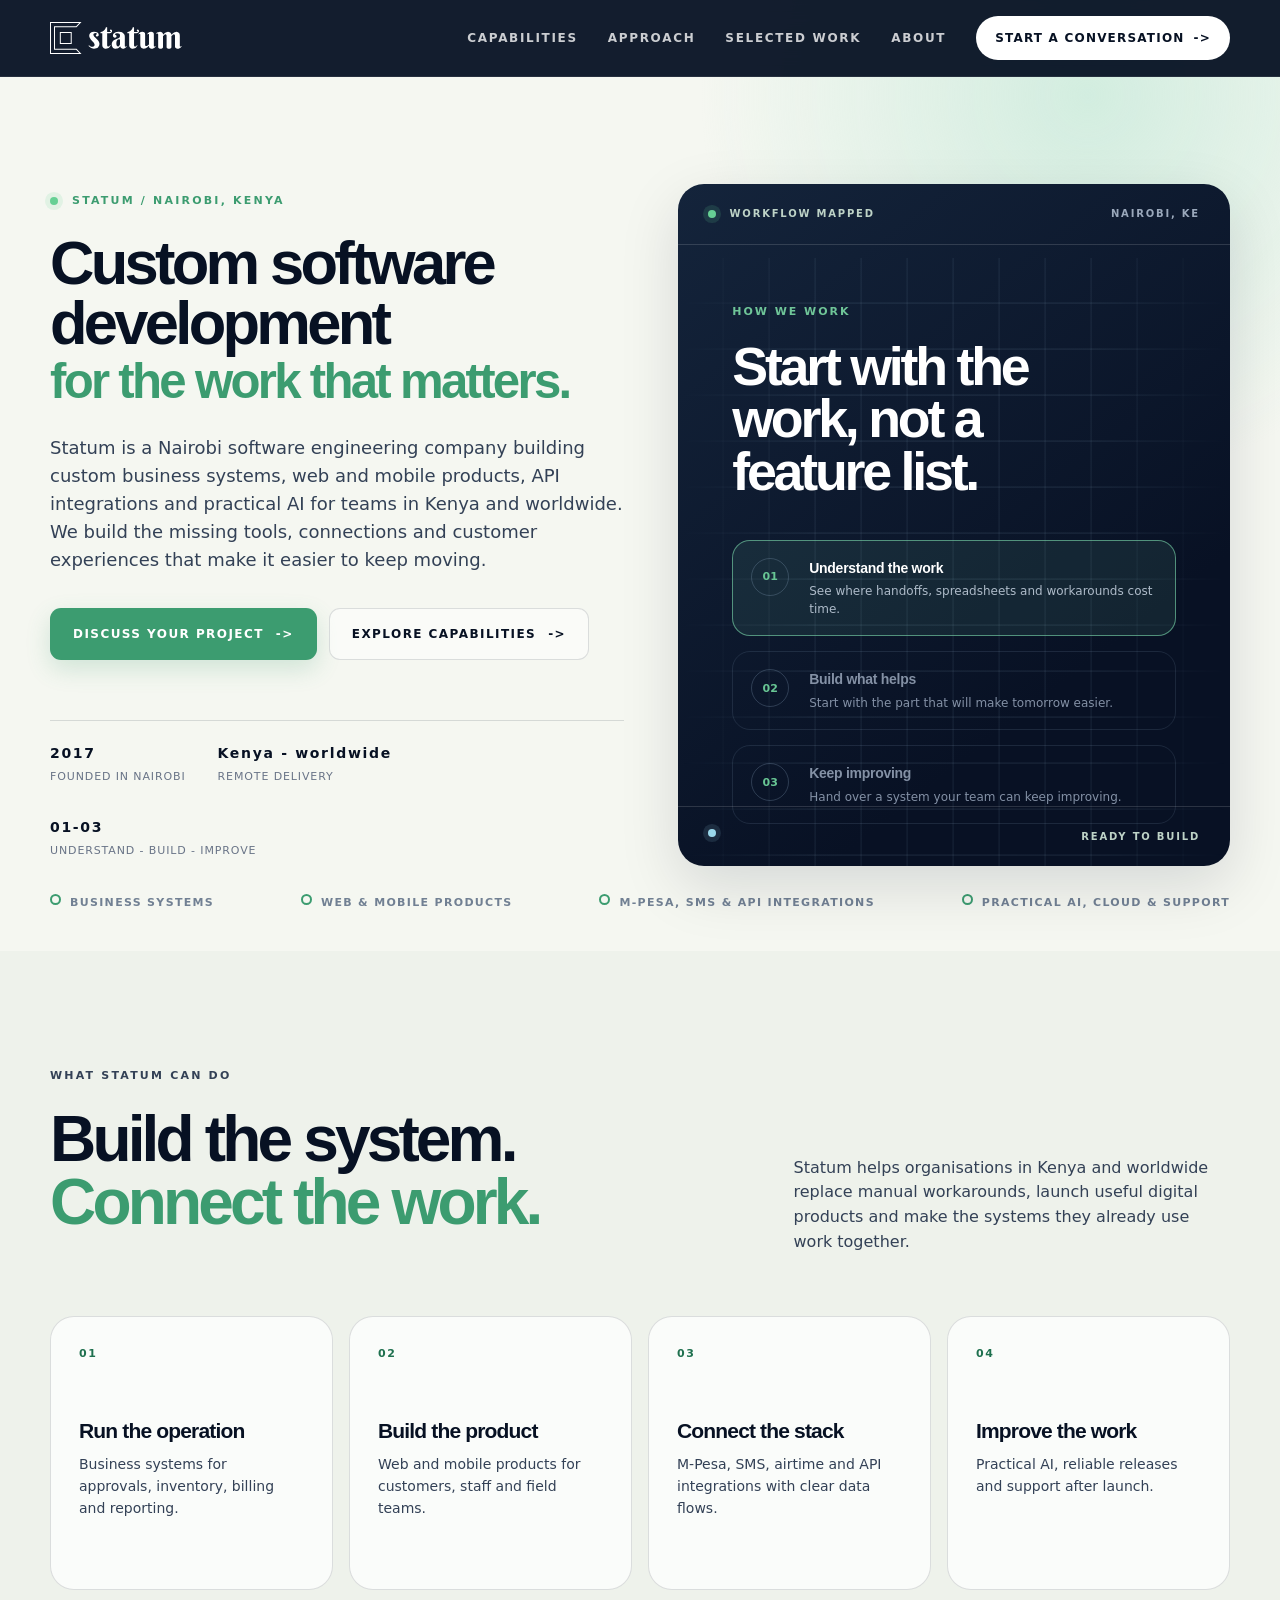
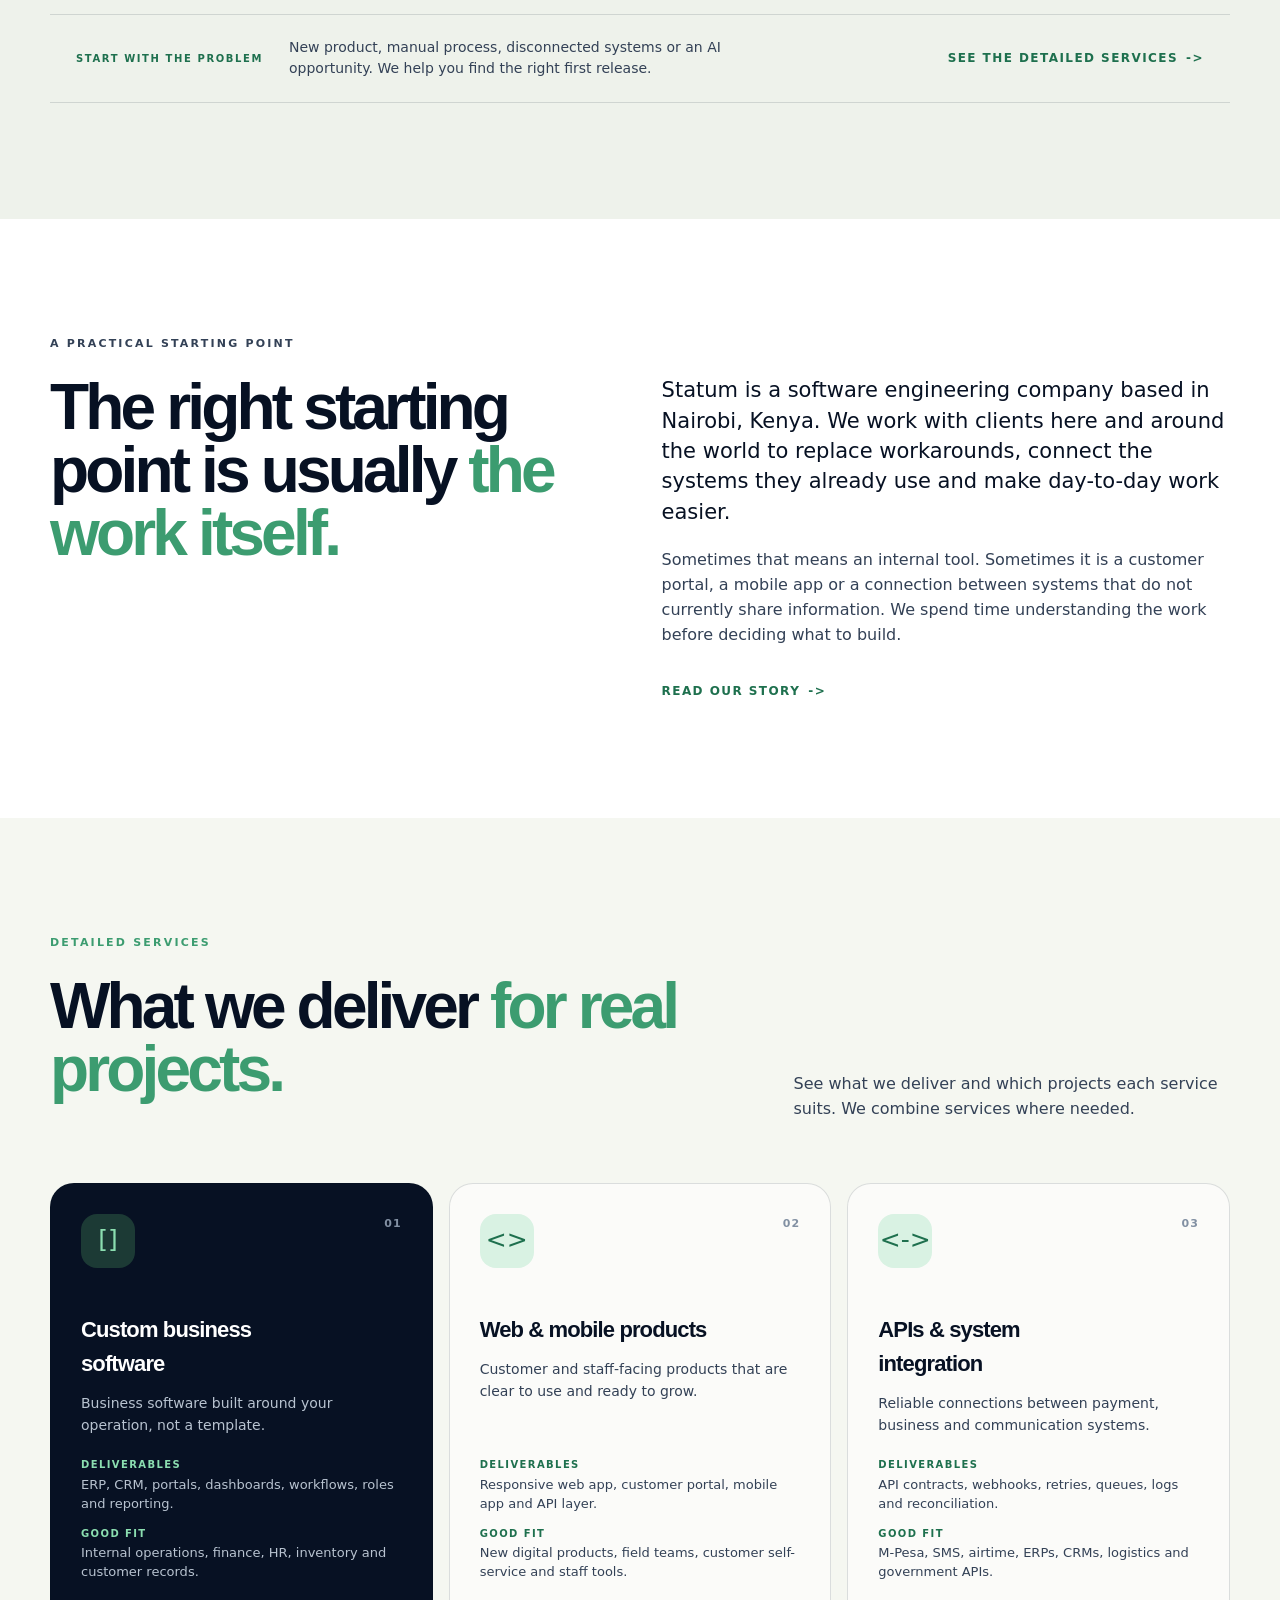
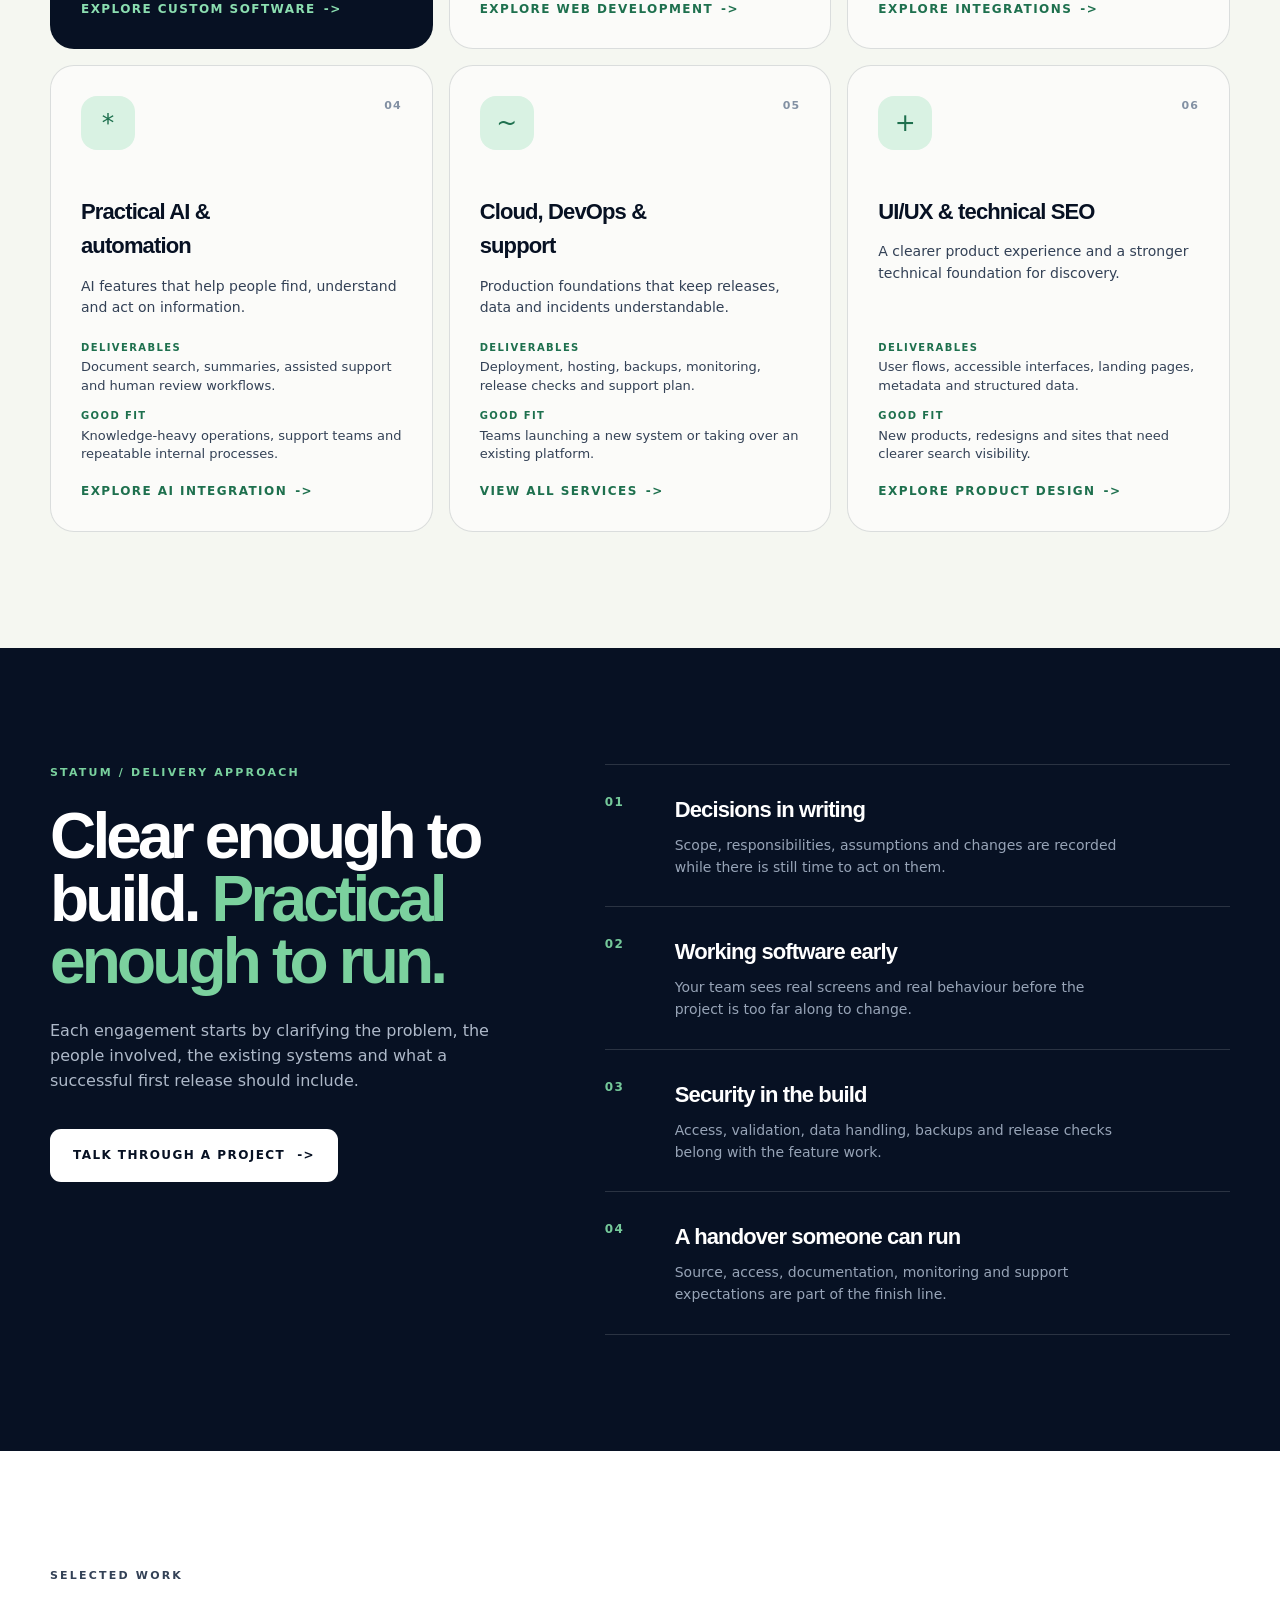
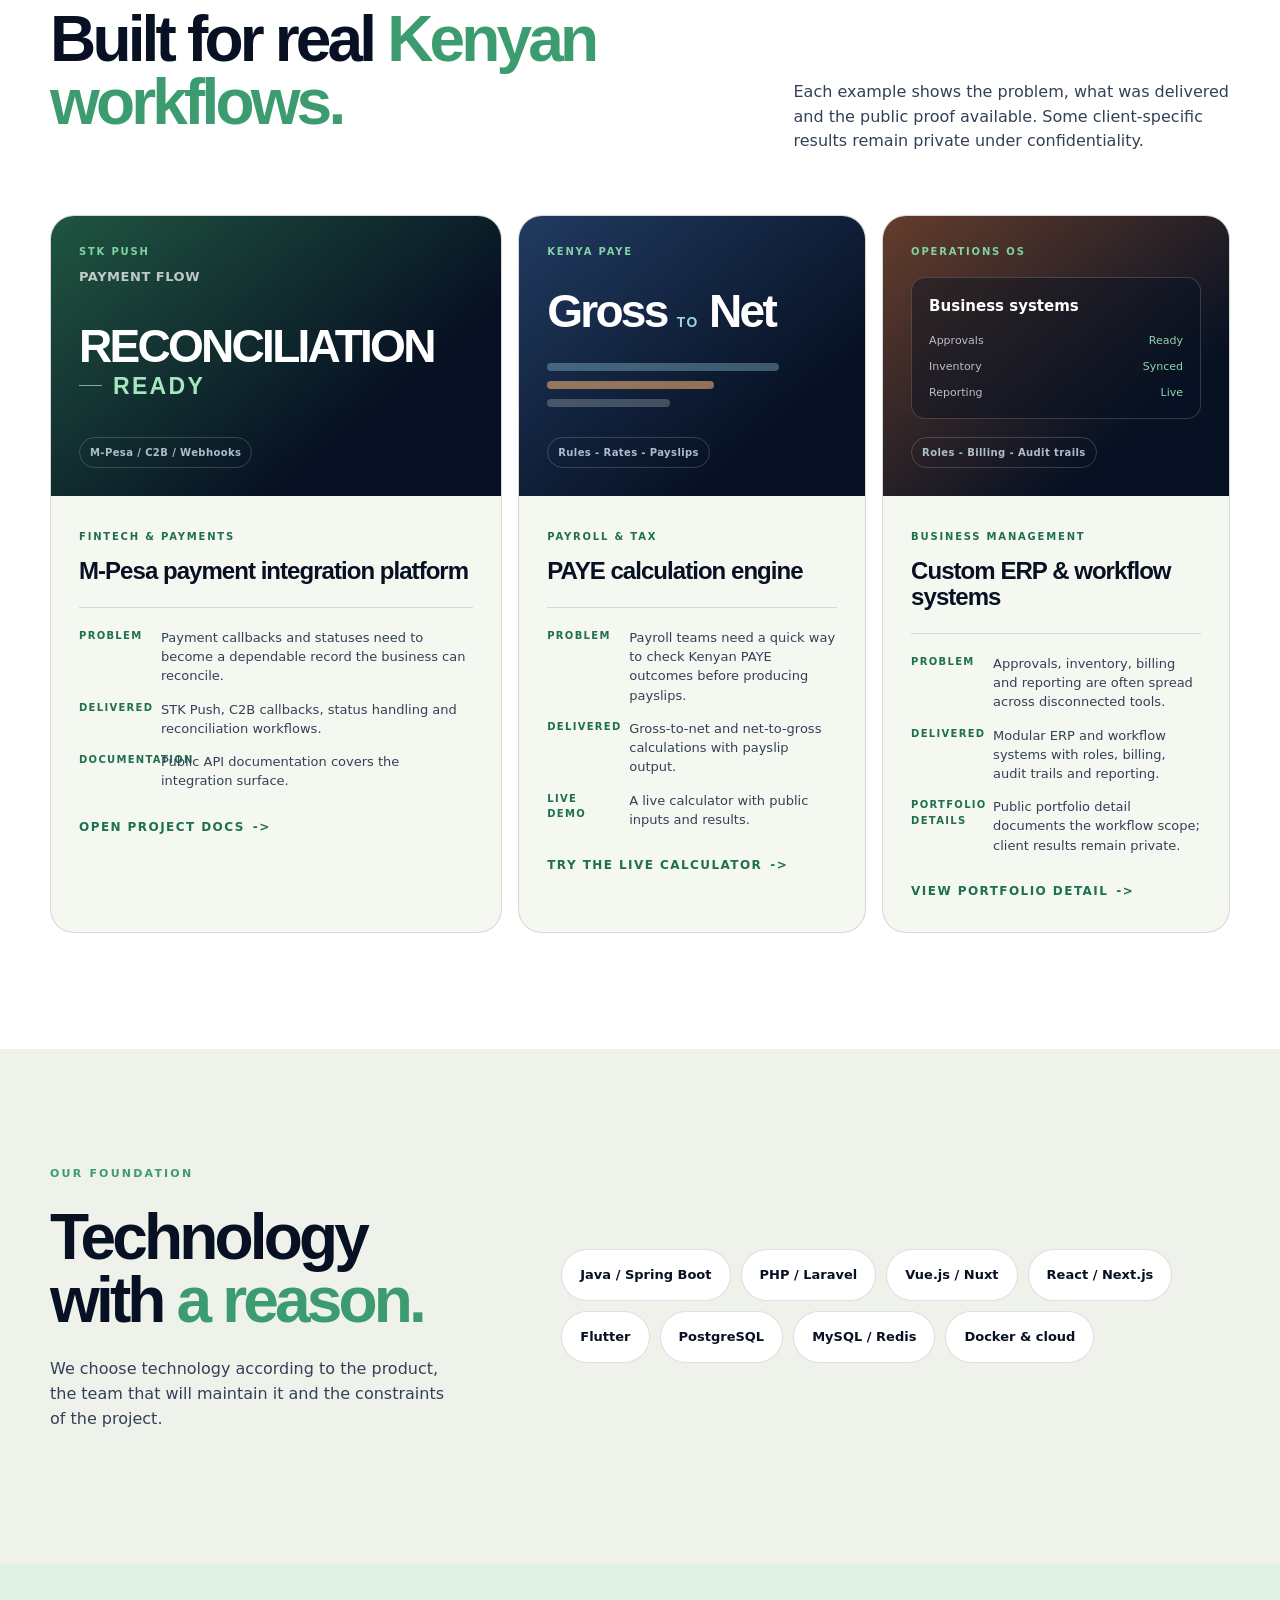
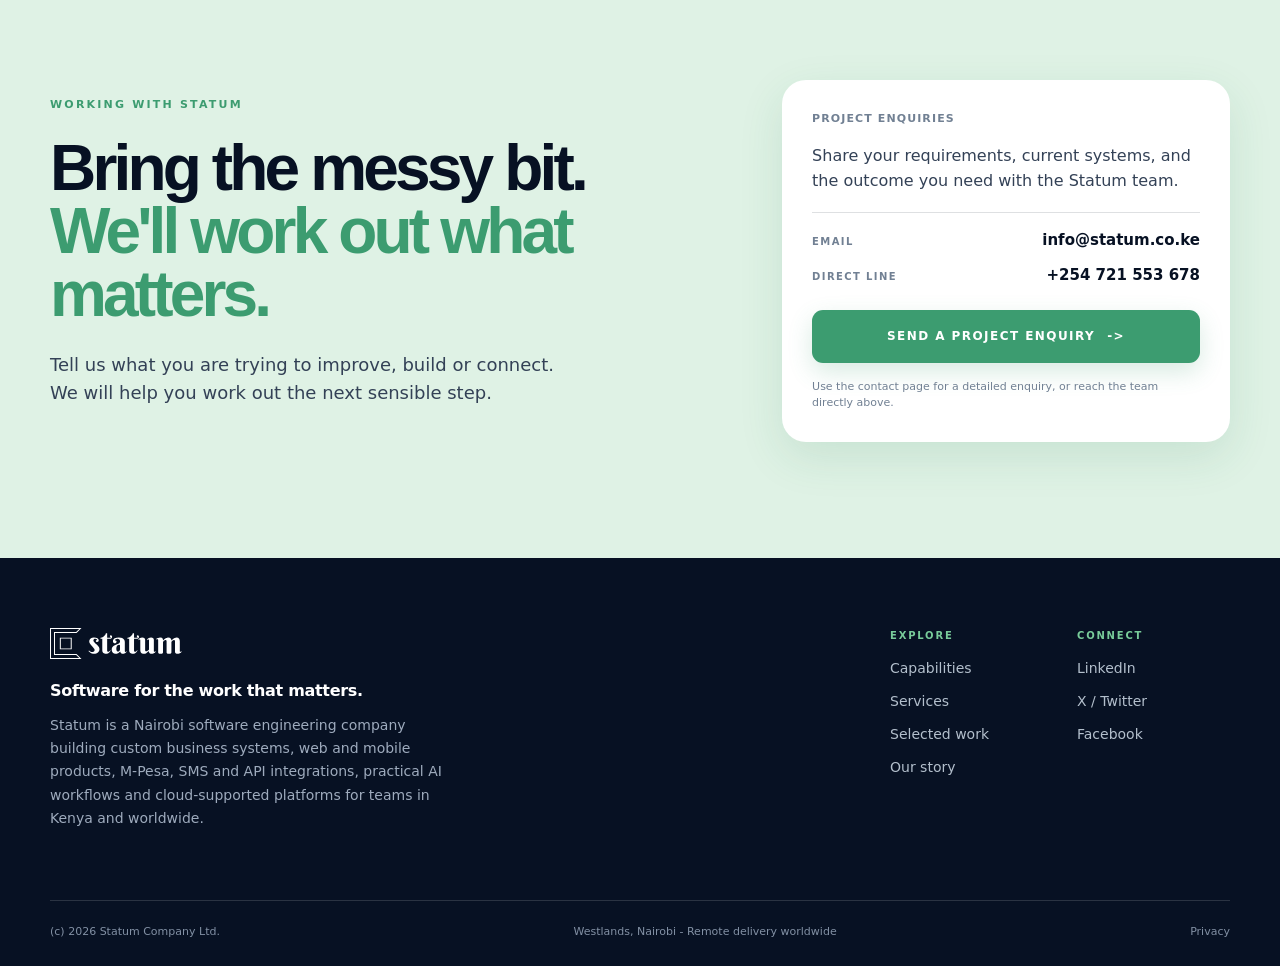
<file: index.html>
<!doctype html>
<html lang="en-KE">
  <head>
    <meta charset="utf-8" />
    <meta name="viewport" content="width=device-width, initial-scale=1" />
    <meta name="theme-color" content="#071123" />
    <title>Statum | Custom software development in Kenya</title>
    <meta
      name="description"
      content="Statum is a Nairobi software engineering company building custom systems, web and mobile apps, API integrations and practical AI for teams across Kenya."
    />
    <meta name="robots" content="index, follow, max-image-preview:large" />
    <link rel="canonical" href="https://statum.co.ke/" />

    <meta property="og:type" content="website" />
    <meta property="og:locale" content="en_KE" />
    <meta property="og:site_name" content="Statum" />
    <meta property="og:title" content="Statum | Custom software development in Kenya" />
    <meta
      property="og:description"
      content="We build the missing tools, connections and customer experiences that make work easier to move forward."
    />
    <meta property="og:url" content="https://statum.co.ke/" />
    <meta property="og:image" content="https://statumke.github.io/og-image.png" />
    <meta property="og:image:alt" content="Statum - software for the work that matters" />
    <meta property="og:image:type" content="image/png" />
    <meta property="og:image:width" content="1200" />
    <meta property="og:image:height" content="630" />
    <meta name="twitter:card" content="summary_large_image" />
    <meta name="twitter:site" content="@StatumLtd" />
    <meta name="twitter:creator" content="@StatumLtd" />
    <meta name="twitter:title" content="Statum | Custom software development in Kenya" />
    <meta
      name="twitter:description"
      content="Custom business systems, web and mobile products, integrations and practical AI from Nairobi."
    />
    <meta name="twitter:image" content="https://statumke.github.io/og-image.png" />

    <link rel="icon" href="assets/favicon.ico" type="image/x-icon" />
    <link rel="stylesheet" href="styles.css" />

    <script type="application/ld+json">
      {
        "@context": "https://schema.org",
        "@type": ["Organization", "ProfessionalService"],
        "name": "Statum Company Ltd.",
        "url": "https://statum.co.ke/",
        "description": "Nairobi-based software engineering company building custom business systems, web and mobile products, system integrations and practical AI.",
        "foundingDate": "2017",
        "address": {
          "@type": "PostalAddress",
          "addressLocality": "Nairobi",
          "addressCountry": "KE"
        },
        "areaServed": ["Kenya", "East Africa", "Worldwide"],
        "sameAs": [
          "https://www.facebook.com/StatumLtd/",
          "https://x.com/StatumLtd",
          "https://www.linkedin.com/company/statum-company-ltd"
        ],
        "knowsAbout": [
          "Custom software development",
          "Business systems",
          "Mobile application development",
          "API integration",
          "M-Pesa integrations",
          "SMS API",
          "Airtime API",
          "AI integration",
          "Cloud and DevOps",
          "Technical SEO"
        ]
      }
    </script>
  </head>

  <body>
    <a class="skip-link" href="#main-content">Skip to content</a>

    <header class="site-header" data-header>
      <div class="container header-inner">
        <a class="brand" href="#top" aria-label="Statum home">
          <img class="official-logo" src="assets/statum-logo.svg" alt="" aria-hidden="true" />
        </a>

        <button class="menu-toggle" type="button" aria-expanded="false" aria-controls="site-nav">
          <span class="sr-only">Toggle navigation</span>
          <span class="menu-line"></span>
          <span class="menu-line"></span>
        </button>

        <nav class="site-nav" id="site-nav" aria-label="Main navigation">
          <a href="#capabilities">Capabilities</a>
          <a href="#approach">Approach</a>
          <a href="#work">Selected work</a>
          <a href="#about">About</a>
          <a class="nav-cta" href="#contact">Start a conversation <span aria-hidden="true">-&gt;</span></a>
        </nav>
      </div>
    </header>

    <main id="main-content">
      <section class="hero section" id="top" aria-labelledby="hero-title">
        <div class="container hero-grid">
          <div class="hero-copy">
            <p class="eyebrow"><span class="status-dot"></span> Statum / Nairobi, Kenya</p>
            <h1 id="hero-title"><span>Custom software</span><span>development</span><em>for the work that matters.</em></h1>
            <p class="hero-lede">
              Statum is a Nairobi software engineering company building custom business systems, web and mobile products, API integrations and practical AI for teams in Kenya and worldwide. We build the missing tools, connections and customer experiences that make it easier to keep moving.
            </p>
            <div class="button-row">
              <a class="button button-primary" href="https://statum.co.ke/get-in-touch-with-us">Discuss your project <span aria-hidden="true">-&gt;</span></a>
              <a class="button button-secondary" href="#capabilities">Explore capabilities <span aria-hidden="true">-&gt;</span></a>
            </div>
            <div class="hero-proof" aria-label="Statum facts">
              <div><strong>2017</strong><span>Founded in Nairobi</span></div>
              <div><strong>Kenya - worldwide</strong><span>Remote delivery</span></div>
              <div><strong>01-03</strong><span>Understand - Build - Improve</span></div>
            </div>
          </div>

          <div class="workflow-card" aria-label="Statum delivery approach">
            <div class="workflow-topline"><span><span class="status-dot"></span> Workflow mapped</span><span>Nairobi, KE</span></div>
            <div class="workflow-body">
              <p class="card-kicker">How we work</p>
              <h2>Start with the work, not a feature list.</h2>
              <div class="workflow-steps">
                <div class="workflow-step is-active"><span>01</span><div><h3>Understand the work</h3><p>See where handoffs, spreadsheets and workarounds cost time.</p></div></div>
                <div class="workflow-step"><span>02</span><div><h3>Build what helps</h3><p>Start with the part that will make tomorrow easier.</p></div></div>
                <div class="workflow-step"><span>03</span><div><h3>Keep improving</h3><p>Hand over a system your team can keep improving.</p></div></div>
              </div>
            </div>
            <div class="workflow-footer"><span class="status-dot status-dot-blue"></span> Ready to build</div>
          </div>
        </div>
        <div class="container service-ribbon" aria-label="Core capabilities">
          <span>Business systems</span><span>Web &amp; mobile products</span><span>M-Pesa, SMS &amp; API integrations</span><span>Practical AI, cloud &amp; support</span>
        </div>
      </section>

      <section class="section capability-section" id="capabilities" aria-labelledby="capabilities-title">
        <div class="container">
          <div class="section-heading split-heading capability-heading">
            <div><p class="eyebrow eyebrow-dark">What Statum can do</p><h2 id="capabilities-title">Build the system. <em>Connect the work.</em></h2></div>
            <p>Statum helps organisations in Kenya and worldwide replace manual workarounds, launch useful digital products and make the systems they already use work together.</p>
          </div>
          <div class="capability-grid">
            <article class="capability-card"><span class="capability-index">01</span><h3>Run the operation</h3><p>Business systems for approvals, inventory, billing and reporting.</p></article>
            <article class="capability-card"><span class="capability-index">02</span><h3>Build the product</h3><p>Web and mobile products for customers, staff and field teams.</p></article>
            <article class="capability-card"><span class="capability-index">03</span><h3>Connect the stack</h3><p>M-Pesa, SMS, airtime and API integrations with clear data flows.</p></article>
            <article class="capability-card"><span class="capability-index">04</span><h3>Improve the work</h3><p>Practical AI, reliable releases and support after launch.</p></article>
          </div>
          <div class="capability-note"><span>Start with the problem</span><p>New product, manual process, disconnected systems or an AI opportunity. We help you find the right first release.</p><a class="text-link" href="#services">See the detailed services <span aria-hidden="true">-&gt;</span></a></div>
        </div>
      </section>

      <section class="section intro-section" id="about" aria-labelledby="intro-title">
        <div class="container intro-grid">
          <div>
            <p class="eyebrow eyebrow-dark">A practical starting point</p>
            <h2 id="intro-title">The right starting point is usually <em>the work itself.</em></h2>
          </div>
          <div class="intro-copy">
            <p class="lead-text">Statum is a software engineering company based in Nairobi, Kenya. We work with clients here and around the world to replace workarounds, connect the systems they already use and make day-to-day work easier.</p>
            <p>Sometimes that means an internal tool. Sometimes it is a customer portal, a mobile app or a connection between systems that do not currently share information. We spend time understanding the work before deciding what to build.</p>
            <a class="text-link" href="https://statum.co.ke/about-us">Read our story <span aria-hidden="true">-&gt;</span></a>
          </div>
        </div>
      </section>

      <section class="section services-section" id="services" aria-labelledby="services-title">
        <div class="container">
          <div class="section-heading split-heading">
            <div><p class="eyebrow">Detailed services</p><h2 id="services-title">What we deliver <em>for real projects.</em></h2></div>
            <p>See what we deliver and which projects each service suits. We combine services where needed.</p>
          </div>

          <div class="service-grid">
            <article class="service-card service-card-featured"><span class="service-number">01</span><div class="service-icon" aria-hidden="true">[]</div><h3>Custom business software</h3><p class="service-card-summary">Business software built around your operation, not a template.</p><div class="service-card-details"><p><strong>Deliverables</strong> ERP, CRM, portals, dashboards, workflows, roles and reporting.</p><p><strong>Good fit</strong> Internal operations, finance, HR, inventory and customer records.</p></div><a href="https://statum.co.ke/custom-software-development">Explore custom software <span aria-hidden="true">-&gt;</span></a></article>
            <article class="service-card"><span class="service-number">02</span><div class="service-icon" aria-hidden="true">&lt;&gt;</div><h3>Web &amp; mobile products</h3><p class="service-card-summary">Customer and staff-facing products that are clear to use and ready to grow.</p><div class="service-card-details"><p><strong>Deliverables</strong> Responsive web app, customer portal, mobile app and API layer.</p><p><strong>Good fit</strong> New digital products, field teams, customer self-service and staff tools.</p></div><a href="https://statum.co.ke/web-development">Explore web development <span aria-hidden="true">-&gt;</span></a></article>
            <article class="service-card"><span class="service-number">03</span><div class="service-icon" aria-hidden="true">&lt;-&gt;</div><h3>APIs &amp; system integration</h3><p class="service-card-summary">Reliable connections between payment, business and communication systems.</p><div class="service-card-details"><p><strong>Deliverables</strong> API contracts, webhooks, retries, queues, logs and reconciliation.</p><p><strong>Good fit</strong> M-Pesa, SMS, airtime, ERPs, CRMs, logistics and government APIs.</p></div><a href="https://statum.co.ke/developer-apis">Explore integrations <span aria-hidden="true">-&gt;</span></a></article>
            <article class="service-card"><span class="service-number">04</span><div class="service-icon" aria-hidden="true">*</div><h3>Practical AI &amp; automation</h3><p class="service-card-summary">AI features that help people find, understand and act on information.</p><div class="service-card-details"><p><strong>Deliverables</strong> Document search, summaries, assisted support and human review workflows.</p><p><strong>Good fit</strong> Knowledge-heavy operations, support teams and repeatable internal processes.</p></div><a href="https://statum.co.ke/ai-integration-services">Explore AI integration <span aria-hidden="true">-&gt;</span></a></article>
            <article class="service-card"><span class="service-number">05</span><div class="service-icon" aria-hidden="true">~</div><h3>Cloud, DevOps &amp; support</h3><p class="service-card-summary">Production foundations that keep releases, data and incidents understandable.</p><div class="service-card-details"><p><strong>Deliverables</strong> Deployment, hosting, backups, monitoring, release checks and support plan.</p><p><strong>Good fit</strong> Teams launching a new system or taking over an existing platform.</p></div><a href="https://statum.co.ke/services">View all services <span aria-hidden="true">-&gt;</span></a></article>
            <article class="service-card"><span class="service-number">06</span><div class="service-icon" aria-hidden="true">+</div><h3>UI/UX &amp; technical SEO</h3><p class="service-card-summary">A clearer product experience and a stronger technical foundation for discovery.</p><div class="service-card-details"><p><strong>Deliverables</strong> User flows, accessible interfaces, landing pages, metadata and structured data.</p><p><strong>Good fit</strong> New products, redesigns and sites that need clearer search visibility.</p></div><a href="https://statum.co.ke/ui-ux-design">Explore product design <span aria-hidden="true">-&gt;</span></a></article>
          </div>
        </div>
      </section>

      <section class="section approach-section" id="approach" aria-labelledby="approach-title">
        <div class="container approach-grid">
          <div class="approach-intro"><p class="eyebrow">Statum / Delivery approach</p><h2 id="approach-title">Clear enough to build. <em>Practical enough to run.</em></h2><p>Each engagement starts by clarifying the problem, the people involved, the existing systems and what a successful first release should include.</p><a class="button button-light" href="https://statum.co.ke/get-in-touch-with-us">Talk through a project <span aria-hidden="true">-&gt;</span></a></div>
          <div class="approach-list">
            <article><span>01</span><div><h3>Decisions in writing</h3><p>Scope, responsibilities, assumptions and changes are recorded while there is still time to act on them.</p></div></article>
            <article><span>02</span><div><h3>Working software early</h3><p>Your team sees real screens and real behaviour before the project is too far along to change.</p></div></article>
            <article><span>03</span><div><h3>Security in the build</h3><p>Access, validation, data handling, backups and release checks belong with the feature work.</p></div></article>
            <article><span>04</span><div><h3>A handover someone can run</h3><p>Source, access, documentation, monitoring and support expectations are part of the finish line.</p></div></article>
          </div>
        </div>
      </section>

      <section class="section work-section" id="work" aria-labelledby="work-title">
        <div class="container">
          <div class="section-heading split-heading"><div><p class="eyebrow eyebrow-dark">Selected work</p><h2 id="work-title">Built for real <em>Kenyan workflows.</em></h2></div><p>Each example shows the problem, what was delivered and the public proof available. Some client-specific results remain private under confidentiality.</p></div>
          <div class="work-grid">
            <article class="work-card work-card-large"><div class="work-art work-art-payment"><div class="work-art-heading"><span>STK PUSH</span><span>Payment flow</span></div><strong class="payment-title"><span>Reconciliation</span><span>Ready</span></strong><span class="work-chip">M-Pesa / C2B / Webhooks</span></div><div class="work-meta"><span>Fintech &amp; payments</span><h3>M-Pesa payment integration platform</h3><div class="case-study-facts"><div><span>Problem</span><p>Payment callbacks and statuses need to become a dependable record the business can reconcile.</p></div><div><span>Delivered</span><p>STK Push, C2B callbacks, status handling and reconciliation workflows.</p></div><div><span>Documentation</span><p>Public API documentation covers the integration surface.</p></div></div><a href="https://docs.statum.co.ke/">Open project docs <span aria-hidden="true">-&gt;</span></a></div></article>
            <article class="work-card"><div class="work-art work-art-tax"><span>KENYA PAYE</span><strong class="tax-title"><span>Gross</span><small>to</small><span>Net</span></strong><div class="tax-lines"><i></i><i></i><i></i></div><span class="work-chip">Rules - Rates - Payslips</span></div><div class="work-meta"><span>Payroll &amp; tax</span><h3>PAYE calculation engine</h3><div class="case-study-facts"><div><span>Problem</span><p>Payroll teams need a quick way to check Kenyan PAYE outcomes before producing payslips.</p></div><div><span>Delivered</span><p>Gross-to-net and net-to-gross calculations with payslip output.</p></div><div><span>Live demo</span><p>A live calculator with public inputs and results.</p></div></div><a href="https://calculator.statum.co.ke/salary-calculator-kenya">Try the live calculator <span aria-hidden="true">-&gt;</span></a></div></article>
            <article class="work-card"><div class="work-art work-art-system"><span>OPERATIONS OS</span><div class="system-window"><b>Business systems</b><span>Approvals <em>Ready</em></span><span>Inventory <em>Synced</em></span><span>Reporting <em>Live</em></span></div><span class="work-chip">Roles - Billing - Audit trails</span></div><div class="work-meta"><span>Business management</span><h3>Custom ERP &amp; workflow systems</h3><div class="case-study-facts"><div><span>Problem</span><p>Approvals, inventory, billing and reporting are often spread across disconnected tools.</p></div><div><span>Delivered</span><p>Modular ERP and workflow systems with roles, billing, audit trails and reporting.</p></div><div><span>Portfolio details</span><p>Public portfolio detail documents the workflow scope; client results remain private.</p></div></div><a href="https://statum.co.ke/services/our-portfolio-products">View portfolio detail <span aria-hidden="true">-&gt;</span></a></div></article>
          </div>
        </div>
      </section>

      <section class="section stack-section" aria-labelledby="stack-title">
        <div class="container stack-grid"><div><p class="eyebrow">Our foundation</p><h2 id="stack-title">Technology with <em>a reason.</em></h2><p>We choose technology according to the product, the team that will maintain it and the constraints of the project.</p></div><div class="stack-list"><span>Java / Spring Boot</span><span>PHP / Laravel</span><span>Vue.js / Nuxt</span><span>React / Next.js</span><span>Flutter</span><span>PostgreSQL</span><span>MySQL / Redis</span><span>Docker &amp; cloud</span></div></div>
      </section>

      <section class="section contact-section" id="contact" aria-labelledby="contact-title">
        <div class="container contact-grid"><div><p class="eyebrow">Working with Statum</p><h2 id="contact-title">Bring the messy bit. <em>We'll work out what matters.</em></h2><p>Tell us what you are trying to improve, build or connect. We will help you work out the next sensible step.</p></div><div class="contact-panel"><span class="contact-panel-label">Project enquiries</span><p class="contact-panel-copy">Share your requirements, current systems, and the outcome you need with the Statum team.</p><address class="contact-details"><div><span>Email</span><a href="mailto:info@statum.co.ke">info@statum.co.ke</a></div><div><span>Direct line</span><a href="tel:+254721553678">+254 721 553 678</a></div></address><a class="button button-primary" href="https://statum.co.ke/get-in-touch-with-us">Send a project enquiry <span aria-hidden="true">-&gt;</span></a><p class="contact-panel-note">Use the contact page for a detailed enquiry, or reach the team directly above.</p></div></div>
      </section>
    </main>

    <footer class="site-footer">
      <div class="container footer-grid">
        <div class="footer-copy"><a class="brand brand-footer" href="#top" aria-label="Statum home"><img class="official-logo" src="assets/statum-logo.svg" alt="" aria-hidden="true" /></a><p class="footer-tagline">Software for the work that matters.</p><p class="footer-description">Statum is a Nairobi software engineering company building custom business systems, web and mobile products, M-Pesa, SMS and API integrations, practical AI workflows and cloud-supported platforms for teams in Kenya and worldwide.</p></div>
        <div class="footer-links"><div><p class="footer-label">Explore</p><a href="#capabilities">Capabilities</a><a href="#services">Services</a><a href="#work">Selected work</a><a href="https://statum.co.ke/about-us">Our story</a></div><div><p class="footer-label">Connect</p><a href="https://www.linkedin.com/company/statum-company-ltd" rel="me">LinkedIn</a><a href="https://x.com/StatumLtd" rel="me">X / Twitter</a><a href="https://www.facebook.com/StatumLtd/" rel="me">Facebook</a></div></div>
      </div>
      <div class="container footer-bottom"><span>(c) <span data-year>2026</span> Statum Company Ltd.</span><span>Westlands, Nairobi - Remote delivery worldwide</span><a href="https://statum.co.ke/privacy-policy">Privacy</a></div>
    </footer>

    <script src="script.js" defer></script>
  </body>
</html>
</file>
<file: styles.css>
:root {
  --ink: #071123;
  --ink-soft: #334156;
  --night: #071123;
  --night-2: #101b2f;
  --paper: #f5f7f1;
  --paper-2: #eef2eb;
  --line: rgba(7, 17, 35, .13);
  --line-light: rgba(255, 255, 255, .14);
  --green: #3c9c70;
  --green-dark: #1e704e;
  --mint: #d9f2e3;
  --blue: #9ad7ea;
  --orange: #ffb873;
  --white: #fff;
  --shadow: 0 20px 60px rgba(7, 17, 35, .13);
  --radius: 24px;
  --max: 1180px;
}

* { box-sizing: border-box; }
html { scroll-behavior: smooth; }
body { margin: 0; background: var(--paper); color: var(--ink); font-family: Inter, ui-sans-serif, system-ui, -apple-system, BlinkMacSystemFont, "Segoe UI", sans-serif; line-height: 1.55; -webkit-font-smoothing: antialiased; }
a { color: inherit; text-decoration: none; }
button, a { -webkit-tap-highlight-color: transparent; }
:focus-visible { outline: 3px solid var(--orange); outline-offset: 4px; }
.container { width: min(calc(100% - 48px), var(--max)); margin: 0 auto; }
.section { padding: 116px 0; }
.sr-only { position: absolute; width: 1px; height: 1px; padding: 0; margin: -1px; overflow: hidden; clip: rect(0, 0, 0, 0); white-space: nowrap; border: 0; }
.skip-link { position: fixed; top: 12px; left: 12px; z-index: 100; transform: translateY(-150%); background: var(--orange); color: var(--ink); padding: 10px 14px; border-radius: 8px; font-weight: 800; }
.skip-link:focus { transform: translateY(0); }

.site-header { position: fixed; inset: 0 0 auto; z-index: 20; background: rgba(7, 17, 35, .95); color: var(--white); border-bottom: 1px solid rgba(255, 255, 255, .08); backdrop-filter: blur(12px); }
.header-inner { min-height: 76px; display: flex; align-items: center; justify-content: space-between; gap: 32px; }
.brand { display: inline-flex; align-items: center; color: var(--white); line-height: 1; }
.official-logo { display: block; width: 132px; height: auto; }
.site-nav { display: flex; align-items: center; gap: 30px; font-size: 12px; font-weight: 800; letter-spacing: .14em; text-transform: uppercase; }
.site-nav a:not(.nav-cta) { color: rgba(255, 255, 255, .78); transition: color .2s ease; }
.site-nav a:not(.nav-cta):hover { color: var(--white); }
.nav-cta { display: inline-flex; align-items: center; gap: 9px; background: var(--white); color: var(--ink); padding: 13px 19px; border-radius: 999px; letter-spacing: .1em; }
.menu-toggle { display: none; background: none; border: 0; color: var(--white); padding: 8px; cursor: pointer; }

.hero { padding-top: 184px; padding-bottom: 0; background: radial-gradient(circle at 85% 10%, rgba(189, 231, 213, .62), transparent 28%), var(--paper); overflow: hidden; }
.hero-grid { display: grid; grid-template-columns: minmax(0, 1.02fr) minmax(0, .98fr); align-items: center; gap: 54px; }
.eyebrow { margin: 0 0 24px; color: var(--green); font-size: 11px; font-weight: 900; letter-spacing: .2em; text-transform: uppercase; }
.eyebrow-dark { color: var(--ink-soft); }
.status-dot { display: inline-block; width: 8px; height: 8px; margin-right: 8px; border-radius: 50%; background: #66d094; box-shadow: 0 0 0 5px rgba(102, 208, 148, .14); vertical-align: middle; }
.status-dot-blue { background: var(--blue); box-shadow: 0 0 0 5px rgba(154, 215, 234, .12); }
h1, h2, h3, p { margin-top: 0; }
h1, h2, h3 { font-family: "Avenir Next", "Helvetica Neue", "Segoe UI", sans-serif; }
h1, h2 { letter-spacing: -.06em; line-height: .98; }
h1 { max-width: 650px; margin-bottom: 28px; font-size: clamp(46px, 4.8vw, 70px); font-weight: 800; }
h1 > span, h1 > em { display: block; }
h1 em { max-width: 590px; margin-top: .08em; font-size: .8em; line-height: 1; letter-spacing: -.055em; }
h1 em, h2 em { color: var(--green); font-style: normal; }
.hero-lede { max-width: 590px; margin-bottom: 34px; color: var(--ink-soft); font-size: 18px; }
.button-row { display: flex; flex-wrap: wrap; gap: 12px; }
.button { display: inline-flex; align-items: center; justify-content: center; gap: 12px; border: 1px solid transparent; border-radius: 11px; padding: 16px 22px; font-size: 12px; font-weight: 900; letter-spacing: .12em; text-transform: uppercase; transition: transform .2s ease, background .2s ease, box-shadow .2s ease; }
.button:hover { transform: translateY(-2px); }
.button-primary { background: var(--green); color: var(--white); box-shadow: 0 9px 24px rgba(60, 156, 112, .2); }
.button-primary:hover { background: var(--green-dark); box-shadow: 0 12px 28px rgba(60, 156, 112, .28); }
.button-secondary { border-color: var(--line); background: rgba(255, 255, 255, .52); }
.button-secondary:hover { background: var(--white); }
.button-light { background: var(--white); color: var(--ink); }
.hero-proof { display: flex; flex-wrap: wrap; gap: 32px; margin-top: 60px; padding-top: 22px; border-top: 1px solid var(--line); }
.hero-proof div { display: grid; gap: 3px; }
.hero-proof strong { font-size: 14px; letter-spacing: .12em; }
.hero-proof span { color: #697487; font-size: 11px; text-transform: uppercase; letter-spacing: .08em; }
.workflow-card { min-height: 560px; position: relative; overflow: hidden; border-radius: 26px; color: var(--white); background: linear-gradient(142deg, #14243b, #081124 72%); box-shadow: var(--shadow); }
.workflow-card::before { content: ""; position: absolute; inset: 74px 0 0; background: linear-gradient(transparent 96%, rgba(146, 181, 205, .13) 97%), linear-gradient(90deg, transparent 96%, rgba(146, 181, 205, .1) 97%); background-size: 100% 46px, 46px 100%; opacity: .7; mask-image: linear-gradient(90deg, transparent, #000 24%, #000 76%, transparent); }
.workflow-topline, .workflow-footer { position: relative; z-index: 1; display: flex; justify-content: space-between; padding: 22px 30px; color: #9aa8bb; font-size: 10px; font-weight: 900; letter-spacing: .18em; text-transform: uppercase; }
.workflow-topline { border-bottom: 1px solid var(--line-light); }
.workflow-topline span:first-child, .workflow-footer { color: #bed3c7; }
.workflow-body { position: relative; z-index: 1; padding: 58px 54px 42px; }
.card-kicker { margin-bottom: 20px; color: #6fc598; font-size: 11px; font-weight: 900; letter-spacing: .18em; text-transform: uppercase; }
.workflow-body h2 { max-width: 390px; margin-bottom: 42px; font-size: clamp(34px, 4.2vw, 54px); }
.workflow-steps { display: grid; gap: 15px; }
.workflow-step { display: grid; grid-template-columns: 42px 1fr; gap: 16px; align-items: start; padding: 17px 18px; border: 1px solid rgba(152, 179, 207, .14); border-radius: 18px; color: #8491a5; }
.workflow-step.is-active { border-color: rgba(115, 205, 164, .65); background: rgba(115, 205, 164, .1); color: var(--white); }
.workflow-step > span { display: grid; place-items: center; width: 38px; height: 38px; border: 1px solid rgba(152, 179, 207, .25); border-radius: 50%; color: #68c694; font-size: 11px; font-weight: 900; }
.workflow-step h3 { margin-bottom: 4px; font-size: 14px; letter-spacing: -.02em; }
.workflow-step p { margin: 0; color: #8390a5; font-size: 12px; line-height: 1.45; }
.workflow-step.is-active p { color: #aebbc9; }
.workflow-footer { position: absolute; inset: auto 0 0; border-top: 1px solid var(--line-light); }
.service-ribbon { display: flex; justify-content: space-between; gap: 24px; padding: 28px 0 40px; color: #718093; font-size: 11px; font-weight: 900; letter-spacing: .12em; text-transform: uppercase; }
.service-ribbon span::before { content: ""; display: inline-block; width: 7px; height: 7px; margin-right: 9px; border: 2px solid var(--green); border-radius: 50%; vertical-align: 1px; }

.capability-section { background: var(--paper-2); }
.capability-heading { margin-bottom: 48px; }
.capability-grid { display: grid; grid-template-columns: repeat(4, 1fr); gap: 16px; }
.capability-card { min-height: 274px; display: flex; flex-direction: column; padding: 28px; border: 1px solid var(--line); border-radius: var(--radius); background: rgba(255, 255, 255, .72); }
.capability-index { margin-bottom: 58px; color: var(--green-dark); font-size: 11px; font-weight: 900; letter-spacing: .14em; }
.capability-card h3 { max-width: 230px; margin-bottom: 12px; font-size: 21px; letter-spacing: -.04em; line-height: 1.08; }
.capability-card p { margin-bottom: 0; color: var(--ink-soft); font-size: 14px; line-height: 1.55; }
.capability-note { display: grid; grid-template-columns: auto minmax(0, 1fr) auto; gap: 26px; align-items: center; margin-top: 24px; padding: 22px 26px; border-top: 1px solid var(--line); border-bottom: 1px solid var(--line); }
.capability-note > span { color: var(--green-dark); font-size: 10px; font-weight: 900; letter-spacing: .16em; text-transform: uppercase; }
.capability-note p { max-width: 490px; margin: 0; color: var(--ink-soft); font-size: 14px; }
.capability-note .text-link { margin-top: 0; white-space: nowrap; }

.intro-section, .work-section { background: var(--white); }
.intro-grid { display: grid; grid-template-columns: minmax(0, .9fr) minmax(0, 1fr); gap: 100px; align-items: start; }
h2 { margin-bottom: 26px; font-size: clamp(42px, 5vw, 68px); }
.intro-copy { padding-top: 40px; color: var(--ink-soft); }
.lead-text { color: var(--ink); font-size: 21px; line-height: 1.45; }
.text-link, .work-meta a, .service-card a { display: inline-flex; align-items: center; gap: 8px; margin-top: 18px; color: var(--green-dark); font-size: 12px; font-weight: 900; letter-spacing: .12em; text-transform: uppercase; }
.text-link:hover, .work-meta a:hover, .service-card a:hover { color: var(--green); }

.services-section { background: var(--paper); }
.section-heading { margin-bottom: 56px; }
.split-heading { display: grid; grid-template-columns: minmax(0, 1fr) minmax(300px, .65fr); gap: 72px; align-items: end; }
.split-heading > p { max-width: 450px; margin-bottom: 5px; color: var(--ink-soft); }
.service-grid { display: grid; grid-template-columns: repeat(3, 1fr); gap: 16px; }
.service-card { min-height: 430px; display: flex; flex-direction: column; position: relative; padding: 30px; border: 1px solid var(--line); border-radius: var(--radius); background: rgba(255, 255, 255, .55); transition: transform .2s ease, box-shadow .2s ease, background .2s ease; }
.service-card:hover { transform: translateY(-5px); background: var(--white); box-shadow: var(--shadow); }
.service-card-featured { background: var(--night); color: var(--white); }
.service-card-featured:hover { background: var(--night-2); }
.service-number { position: absolute; top: 31px; right: 30px; color: #8290a3; font-size: 11px; font-weight: 900; letter-spacing: .1em; }
.service-icon { display: grid; place-items: center; width: 54px; height: 54px; margin-bottom: 45px; border-radius: 16px; background: var(--mint); color: var(--green-dark); font-size: 25px; }
.service-card-featured .service-icon { background: #1c3a35; color: #8bdeb0; }
.service-card h3 { max-width: 240px; margin-bottom: 12px; font-size: 22px; letter-spacing: -.04em; }
.service-card-summary { min-height: 0 !important; margin-bottom: 22px !important; color: var(--ink-soft); font-size: 14px; }
.service-card-details { display: grid; gap: 13px; margin-top: auto; }
.service-card-details p { min-height: 0 !important; margin: 0; color: var(--ink-soft); font-size: 13px; line-height: 1.45; }
.service-card-details strong { display: block; margin-bottom: 3px; color: var(--green-dark); font-size: 10px; font-weight: 900; letter-spacing: .14em; text-transform: uppercase; }
.service-card-featured p { color: #b8c3d0; }
.service-card-featured .service-card-details strong { color: #8bdeb0; }
.service-card-featured a { color: #8bdeb0; }

.approach-section { background: var(--night); color: var(--white); }
.approach-grid { display: grid; grid-template-columns: minmax(0, .8fr) minmax(0, 1.1fr); gap: 100px; }
.approach-intro .eyebrow { color: #79d19e; }
.approach-intro h2 { max-width: 560px; }
.approach-intro h2 em { color: #7bd19e; }
.approach-intro > p:not(.eyebrow) { max-width: 480px; margin-bottom: 36px; color: #aeb9c9; }
.approach-list { border-top: 1px solid var(--line-light); }
.approach-list article { display: grid; grid-template-columns: 48px 1fr; gap: 22px; padding: 28px 0; border-bottom: 1px solid var(--line-light); }
.approach-list article > span { color: #75c99a; font-size: 12px; font-weight: 900; letter-spacing: .12em; }
.approach-list h3 { margin-bottom: 8px; font-size: 22px; letter-spacing: -.04em; }
.approach-list p { max-width: 460px; margin: 0; color: #97a4b7; font-size: 14px; }

.work-grid { display: grid; grid-template-columns: 1.3fr 1fr 1fr; gap: 16px; }
.work-card { overflow: hidden; border: 1px solid var(--line); border-radius: var(--radius); background: var(--paper); }
.work-art { min-height: 280px; display: flex; flex-direction: column; justify-content: space-between; padding: 28px; background: var(--night); color: var(--white); }
.work-art-heading { display: grid; gap: 7px; }
.work-art-heading span:first-child, .work-art > span:first-child { color: #80d3a2; font-size: 10px; font-weight: 900; letter-spacing: .18em; text-transform: uppercase; }
.work-art-heading span:last-child { color: rgba(255, 255, 255, .72); font-size: 13px; font-weight: 600; letter-spacing: .04em; text-transform: uppercase; }
.work-art strong { font-family: "Avenir Next", "Helvetica Neue", "Segoe UI", sans-serif; font-size: clamp(30px, 3.6vw, 48px); font-weight: 800; letter-spacing: -.06em; line-height: .94; }
.payment-title { display: grid; gap: 7px; text-transform: uppercase; }
.payment-title span:last-child { color: #a4e6bd; font-size: .5em; letter-spacing: .1em; line-height: 1; }
.payment-title span:last-child::before { content: ""; display: inline-block; width: 23px; height: 1px; margin: 0 11px 5px 0; background: currentColor; opacity: .7; vertical-align: middle; }
.tax-title { display: flex; align-items: baseline; gap: .22em; }
.tax-title small { color: #9ad7ea; font-family: "Avenir Next", "Helvetica Neue", "Segoe UI", sans-serif; font-size: .3em; font-weight: 800; letter-spacing: .12em; text-transform: uppercase; }
.work-chip { align-self: flex-start; padding: 7px 10px; border: 1px solid rgba(255, 255, 255, .18); border-radius: 99px; color: #aebdcc !important; font-size: 10px !important; font-weight: 700 !important; letter-spacing: .04em !important; }
.work-art-payment { background: linear-gradient(140deg, #205541, #071123 70%); }
.work-art-tax { background: linear-gradient(140deg, #213b62, #071123 74%); }
.work-art-system { background: linear-gradient(140deg, #653d2c, #071123 74%); }
.tax-lines { display: grid; gap: 10px; width: 80%; }
.tax-lines i { display: block; height: 8px; border-radius: 10px; background: rgba(154, 215, 234, .35); }
.tax-lines i:nth-child(2) { width: 72%; background: rgba(255, 184, 115, .55); }
.tax-lines i:nth-child(3) { width: 53%; background: rgba(255, 255, 255, .22); }
.system-window { display: grid; gap: 9px; padding: 17px; border: 1px solid rgba(255, 255, 255, .17); border-radius: 14px; background: rgba(7, 17, 35, .42); font-size: 11px; }
.system-window b { margin-bottom: 5px; font-size: 15px; }
.system-window span { display: flex; justify-content: space-between; color: #b5bfcc; }
.system-window em { color: #8fd6ab; font-style: normal; }
.work-meta { padding: 27px 28px 29px; }
.work-meta > span { color: var(--green-dark); font-size: 10px; font-weight: 900; letter-spacing: .18em; text-transform: uppercase; }
.work-meta h3 { margin: 10px 0 12px; font-size: 24px; letter-spacing: -.04em; line-height: 1.08; }
.work-meta p { min-height: 88px; margin-bottom: 0; color: var(--ink-soft); font-size: 14px; }
.case-study-facts { display: grid; gap: 14px; margin: 23px 0 2px; padding-top: 20px; border-top: 1px solid var(--line); }
.case-study-facts > div { display: grid; grid-template-columns: 68px 1fr; gap: 14px; align-items: start; }
.case-study-facts > div > span { color: var(--green-dark); font-size: 10px; font-weight: 900; letter-spacing: .13em; text-transform: uppercase; }
.case-study-facts p { min-height: 0; font-size: 13px; line-height: 1.48; }
.work-meta .case-study-facts + a { margin-top: 25px; }

.stack-section { background: var(--paper-2); }
.stack-grid { display: grid; grid-template-columns: .75fr 1.25fr; gap: 110px; align-items: center; }
.stack-grid > div > p:last-child { max-width: 420px; color: var(--ink-soft); }
.stack-list { display: flex; flex-wrap: wrap; gap: 10px; }
.stack-list span { padding: 15px 18px; border: 1px solid var(--line); border-radius: 999px; background: var(--white); font-size: 13px; font-weight: 800; }

.contact-section { background: #dff2e5; }
.contact-grid { display: grid; grid-template-columns: 1fr .72fr; gap: 110px; align-items: center; }
.contact-grid > div:first-child p:last-child { max-width: 520px; color: var(--ink-soft); font-size: 18px; }
.contact-panel { display: grid; gap: 16px; padding: 30px; border-radius: var(--radius); background: var(--white); box-shadow: 0 15px 45px rgba(30, 112, 78, .12); }
.contact-panel-label { color: #718093; font-size: 11px; font-weight: 800; letter-spacing: .1em; text-transform: uppercase; }
.contact-panel-copy { margin: 0; color: var(--ink-soft); font-size: 16px; line-height: 1.6; }
.contact-details { display: grid; gap: 12px; margin: 2px 0 0; padding: 16px 0 3px; border-top: 1px solid var(--line); font-style: normal; }
.contact-details div { display: flex; justify-content: space-between; gap: 18px; align-items: baseline; }
.contact-details span { color: #718093; font-size: 10px; font-weight: 900; letter-spacing: .14em; text-transform: uppercase; }
.contact-details a { color: var(--ink); font-size: 15px; font-weight: 800; }
.contact-details a:hover { color: var(--green-dark); }
.contact-panel-note { margin: 0; color: #718093; font-size: 11px; line-height: 1.5; }
.contact-panel .button { width: 100%; margin-top: 4px; }

.site-footer { padding: 70px 0 26px; background: var(--night); color: var(--white); }
.footer-grid { display: grid; grid-template-columns: 1fr 1fr; gap: 80px; padding-bottom: 70px; }
.brand-footer { margin-bottom: 20px; }
.site-footer p { color: #9eabbd; font-size: 14px; }
.footer-copy { max-width: 430px; }
.footer-tagline { margin-bottom: 10px; color: var(--white) !important; font-size: 16px !important; font-weight: 700; letter-spacing: -.02em; }
.footer-description { max-width: 410px; margin-bottom: 0; line-height: 1.65; }
.footer-links { display: grid; grid-template-columns: 1fr 1fr; gap: 34px; justify-self: end; min-width: min(100%, 340px); }
.footer-links > div { display: grid; align-content: start; gap: 11px; }
.footer-label { margin-bottom: 4px; color: #78cc9a !important; font-size: 10px !important; font-weight: 900; letter-spacing: .18em; text-transform: uppercase; }
.footer-links a { width: fit-content; color: #b3bfcc; font-size: 14px; }
.footer-links a:hover { color: var(--white); }
.footer-bottom { display: flex; flex-wrap: wrap; justify-content: space-between; gap: 14px 28px; padding-top: 22px; border-top: 1px solid var(--line-light); color: #8290a4; font-size: 11px; }
.footer-bottom a:hover { color: var(--white); }

@media (max-width: 1000px) {
  .hero-grid, .approach-grid { gap: 48px; }
  .capability-grid { grid-template-columns: repeat(2, 1fr); }
  .service-grid { grid-template-columns: repeat(2, 1fr); }
  .work-grid { grid-template-columns: 1fr 1fr; }
  .work-card-large { grid-column: 1 / -1; display: grid; grid-template-columns: 1fr 1fr; }
  .contact-grid, .stack-grid { gap: 54px; }
}

@media (max-width: 780px) {
  .container { width: min(calc(100% - 36px), var(--max)); }
  .section { padding: 82px 0; }
  .header-inner { min-height: 68px; }
  .menu-toggle { display: grid; gap: 5px; }
  .menu-line { display: block; width: 25px; height: 2px; background: currentColor; }
  .site-nav { position: absolute; inset: 68px 0 auto; display: none; padding: 22px 18px 26px; background: var(--night); border-top: 1px solid var(--line-light); box-shadow: 0 15px 25px rgba(0, 0, 0, .18); }
  .site-nav.is-open { display: grid; gap: 20px; }
  .nav-cta { justify-content: center; margin-top: 5px; }
  .hero { padding-top: 134px; }
  .hero-grid, .intro-grid, .split-heading, .approach-grid, .stack-grid, .contact-grid { grid-template-columns: 1fr; }
  .workflow-card { min-height: 510px; }
  .service-ribbon { flex-wrap: wrap; padding-top: 24px; }
  .capability-note { grid-template-columns: 1fr; gap: 12px; }
  .capability-note .text-link { width: fit-content; }
  .intro-copy { padding-top: 0; }
  .split-heading { gap: 0; }
  .split-heading > p { margin-top: -22px; }
  .stack-grid { gap: 35px; }
  .contact-grid { gap: 35px; }
  .footer-grid { grid-template-columns: 1fr; gap: 42px; padding-bottom: 44px; }
  .footer-links { justify-self: start; }
}

@media (max-width: 560px) {
  h1 { font-size: clamp(47px, 13vw, 68px); }
  h2 { font-size: clamp(39px, 12vw, 58px); }
  .hero-proof { gap: 20px; }
  .hero-proof div { min-width: 105px; }
  .workflow-body { padding: 42px 24px 30px; }
  .workflow-topline, .workflow-footer { padding-left: 20px; padding-right: 20px; }
  .workflow-step { grid-template-columns: 35px 1fr; gap: 11px; padding: 14px; }
  .workflow-step > span { width: 34px; height: 34px; }
  .capability-grid, .service-grid, .work-grid { grid-template-columns: 1fr; }
  .work-card-large { grid-column: auto; display: block; }
  .service-card { min-height: auto; }
  .service-card p, .work-meta p { min-height: 0; }
  .work-art { min-height: 235px; }
  .footer-links { min-width: 0; width: 100%; }
  .footer-bottom { display: grid; }
}

@media (prefers-reduced-motion: reduce) {
  html { scroll-behavior: auto; }
  *, *::before, *::after { transition-duration: .01ms !important; animation-duration: .01ms !important; animation-iteration-count: 1 !important; }
}
</file>
